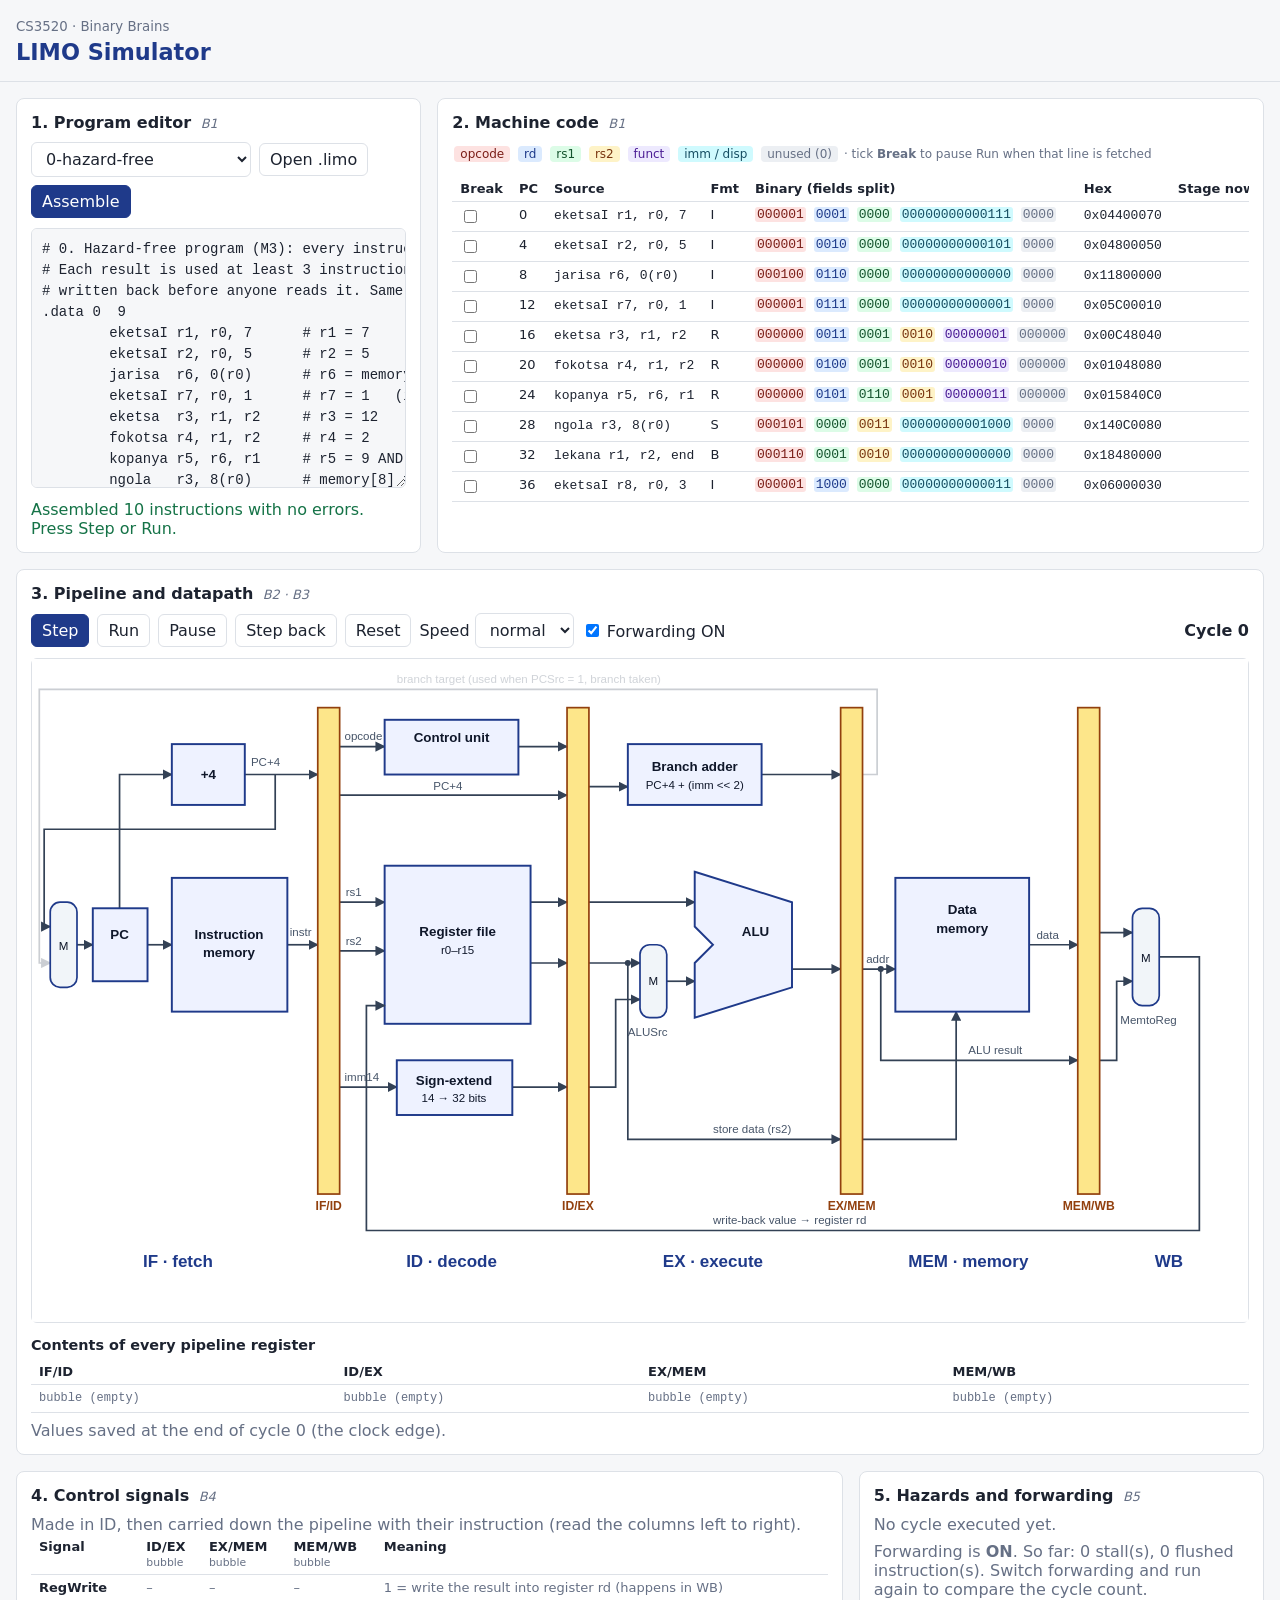
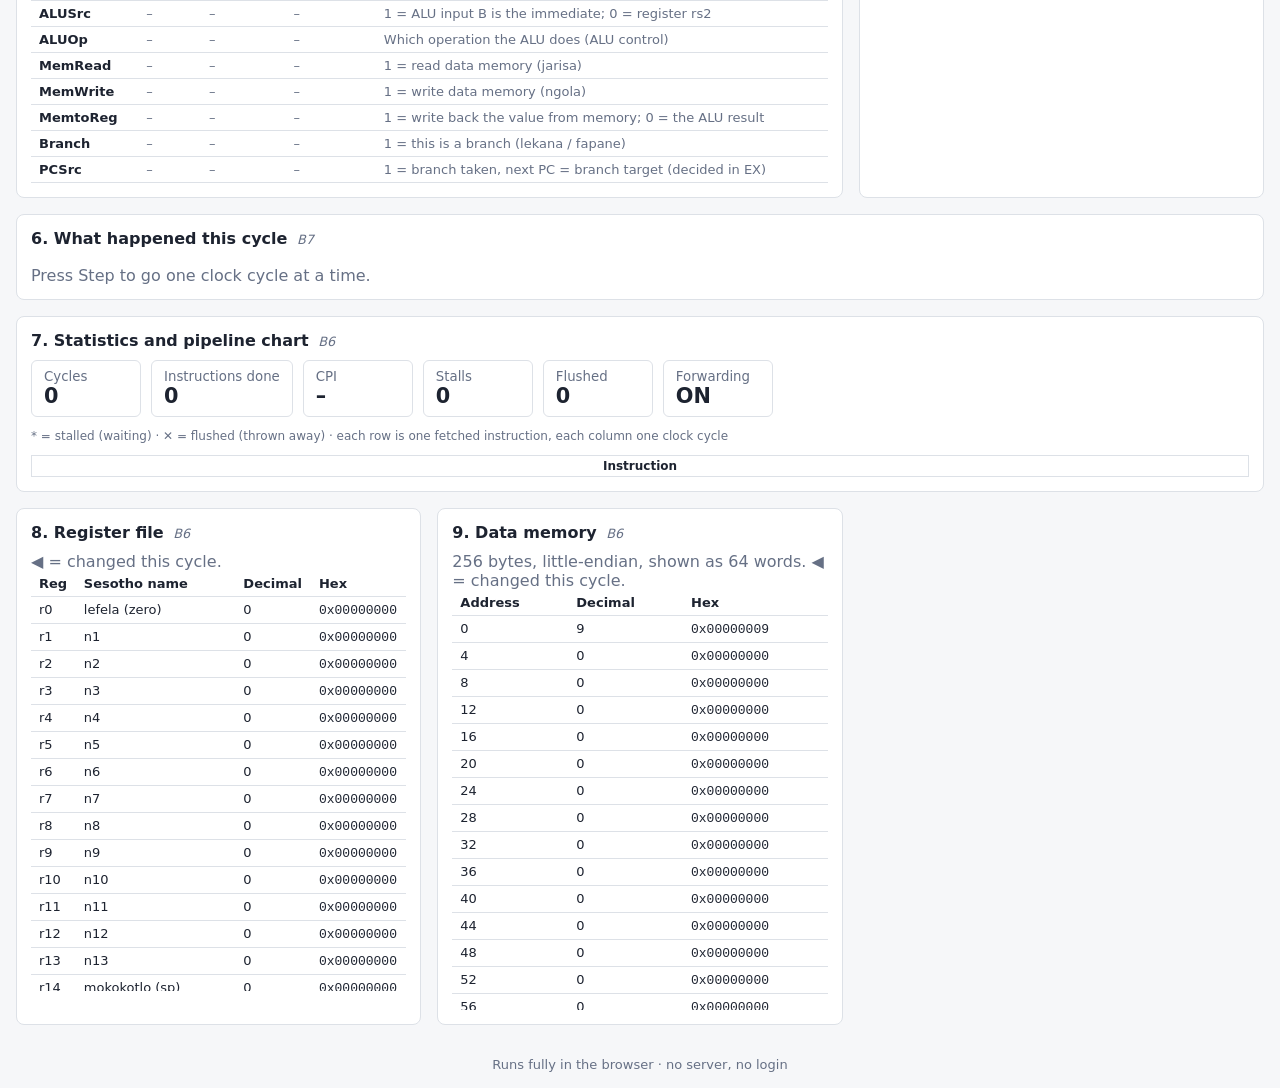
<file: M3/index.html>
<!doctype html>
<html lang="en">
<head>
  <meta charset="utf-8">
  <meta name="viewport" content="width=device-width, initial-scale=1">
  <title>LIMO Simulator</title>
  <link rel="stylesheet" href="src/style.css">
</head>
<body>
  <header>
    <small>CS3520 · Binary Brains</small>
    <h1>LIMO Simulator</h1>
  </header>

  <main>
    <!-- B1: editor -->
    <section class="panel">
      <h2>1. Program editor <em>B1</em></h2>
      <div class="toolbar">
        <select id="examples" title="Built-in example programs"></select>
        <label class="file" title="Open a .limo file from your computer">Open .limo <input type="file" id="file" accept=".limo,.txt"></label>
        <button id="assemble" title="Turn the program into machine code and load it">Assemble</button>
      </div>
      <textarea id="source" spellcheck="false" wrap="off" aria-label="LIMO program"></textarea>
      <p id="message" class="message">Pick an example or type a program, then press Assemble.</p>
    </section>

    <!-- B1: machine code (+ B2 breakpoints) -->
    <section class="panel wide">
      <h2>2. Machine code <em>B1</em></h2>
      <p class="legend">
        <span class="f-opcode">opcode</span> <span class="f-rd">rd</span> <span class="f-rs1">rs1</span>
        <span class="f-rs2">rs2</span> <span class="f-funct">funct</span> <span class="f-imm">imm / disp</span>
        <span class="f-zero">unused (0)</span> · tick <b>Break</b> to pause Run when that line is fetched
      </p>
      <div class="scroll">
        <table>
          <thead><tr><th>Break</th><th>PC</th><th>Source</th><th>Fmt</th><th>Binary (fields split)</th><th>Hex</th><th>Stage now</th></tr></thead>
          <tbody id="machine"></tbody>
        </table>
      </div>
    </section>

    <!-- B2 + B3: controls and live datapath -->
    <section class="panel full">
      <h2>3. Pipeline and datapath <em>B2 · B3</em></h2>
      <div class="toolbar">
        <button id="step" title="Run one clock cycle">Step</button>
        <button id="run" title="Keep stepping until the end or a breakpoint">Run</button>
        <button id="pause" title="Stop Run">Pause</button>
        <button id="back" title="Undo the last cycle">Step back</button>
        <button id="reset" title="Start the program again from cycle 0">Reset</button>
        <label title="Run speed">Speed
          <select id="speed"><option value="900">slow</option><option value="400" selected>normal</option><option value="100">fast</option></select>
        </label>
        <label title="Turn the forwarding unit on or off (resets the run)"><input type="checkbox" id="forward" checked> Forwarding ON</label>
        <span id="status" class="status">Assemble a program first.</span>
      </div>
      <div id="datapath" class="datapath-box"></div>
      <h3>Contents of every pipeline register</h3>
      <div class="scroll" id="pregs"></div>
    </section>

    <!-- B4 -->
    <section class="panel wide">
      <h2>4. Control signals <em>B4</em></h2>
      <p class="message">Made in ID, then carried down the pipeline with their instruction (read the columns left to right).</p>
      <div class="scroll" id="controls"></div>
    </section>

    <!-- B5 -->
    <section class="panel">
      <h2>5. Hazards and forwarding <em>B5</em></h2>
      <div id="hazards"></div>
    </section>

    <!-- B7 -->
    <section class="panel full">
      <h2>6. What happened this cycle <em>B7</em></h2>
      <div class="scroll" id="narration"></div>
    </section>

    <!-- B6 -->
    <section class="panel full">
      <h2>7. Statistics and pipeline chart <em>B6</em></h2>
      <div id="stats" class="tiles"></div>
      <p class="legend">* = stalled (waiting) · ✕ = flushed (thrown away) · each row is one fetched instruction, each column one clock cycle</p>
      <div class="scroll" id="chart"></div>
    </section>

    <section class="panel">
      <h2>8. Register file <em>B6</em></h2>
      <p class="message">◀ = changed this cycle.</p>
      <div class="scroll tall">
        <table>
          <thead><tr><th>Reg</th><th>Sesotho name</th><th>Decimal</th><th>Hex</th></tr></thead>
          <tbody id="registers"></tbody>
        </table>
      </div>
    </section>

    <section class="panel">
      <h2>9. Data memory <em>B6</em></h2>
      <p class="message">256 bytes, little-endian, shown as 64 words. ◀ = changed this cycle.</p>
      <div class="scroll tall">
        <table>
          <thead><tr><th>Address</th><th>Decimal</th><th>Hex</th></tr></thead>
          <tbody id="memory"></tbody>
        </table>
      </div>
    </section>
  </main>

  <footer>Runs fully in the browser · no server, no login</footer>

  <script src="src/assembler.js"></script>
  <script src="src/pipeline-model.js"></script>
  <script src="src/pipeline.js"></script>
  <script src="src/examples.js"></script>
  <script src="src/datapath.js"></script>
  <script src="src/views.js"></script>
  <script src="src/app.js"></script>
</body>
</html>
</file>
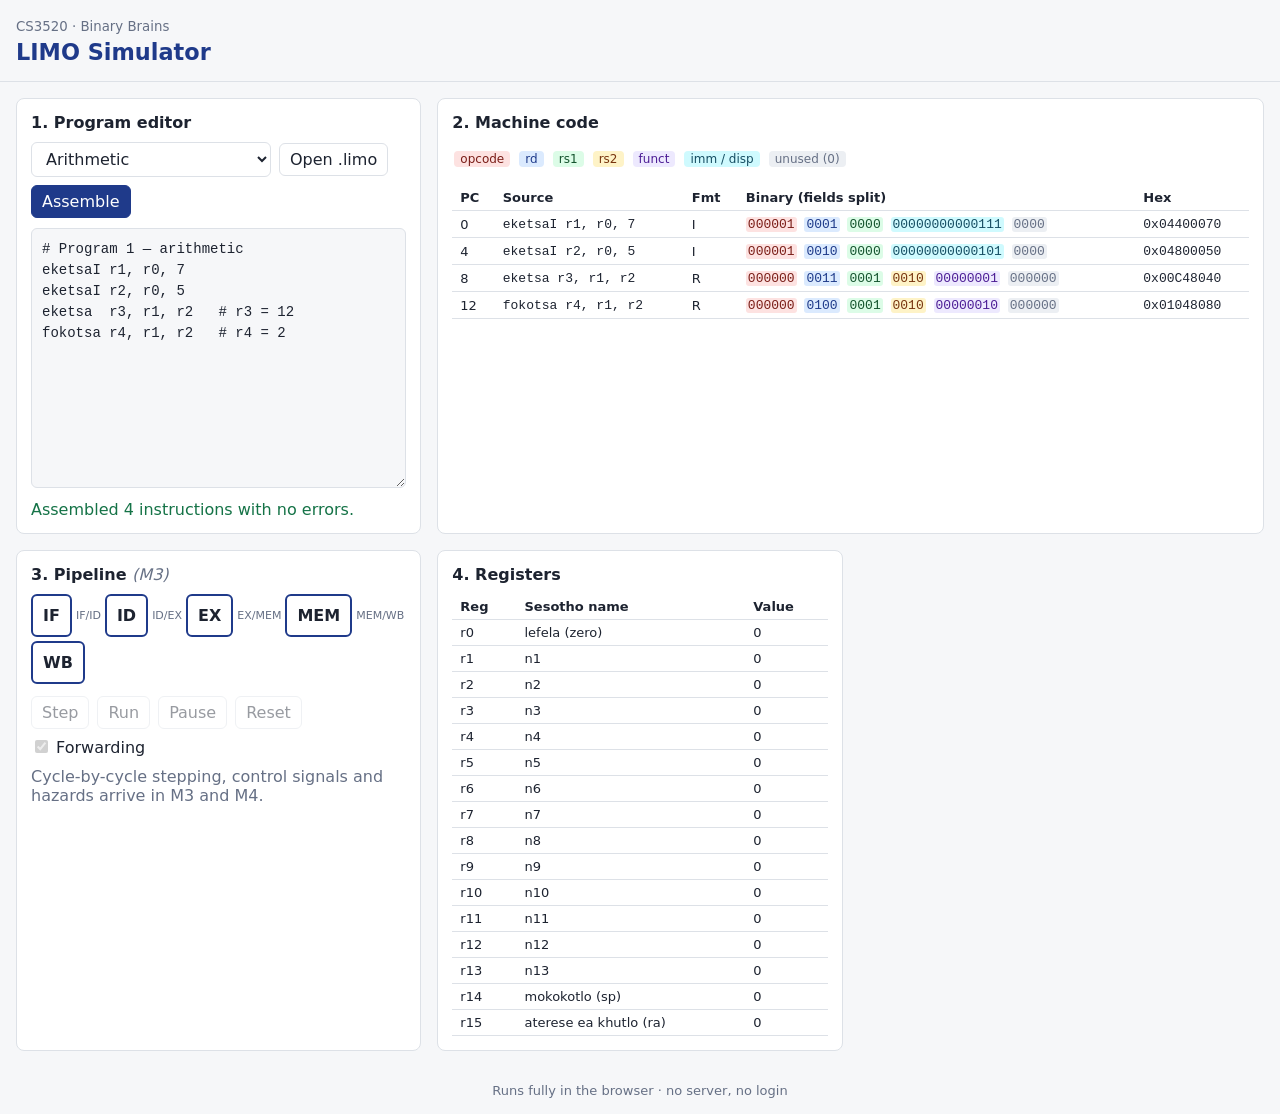
<file: limo/limo/index.html>
<!doctype html>
<html lang="en">
<head>
  <meta charset="utf-8">
  <meta name="viewport" content="width=device-width, initial-scale=1">
  <title>LIMO Simulator</title>
  <link rel="stylesheet" href="src/style.css">
</head>
<body>
  <header>
    <small>CS3520 · Binary Brains</small>
    <h1>LIMO Simulator</h1>
  </header>

  <main>
    <!-- 1. Editor -->
    <section class="panel">
      <h2>1. Program editor</h2>
      <div class="toolbar">
        <select id="examples"></select>
        <label class="file">Open .limo <input type="file" id="file" accept=".limo,.txt"></label>
        <button id="assemble">Assemble</button>
      </div>
      <textarea id="source" spellcheck="false" wrap="off"></textarea>
      <p id="message" class="message">Pick an example or type a program, then press Assemble.</p>
    </section>

    <!-- 2. Machine code -->
    <section class="panel wide">
      <h2>2. Machine code</h2>
      <p class="legend">
        <span class="f-opcode">opcode</span>
        <span class="f-rd">rd</span>
        <span class="f-rs1">rs1</span>
        <span class="f-rs2">rs2</span>
        <span class="f-funct">funct</span>
        <span class="f-imm">imm / disp</span>
        <span class="f-zero">unused (0)</span>
      </p>
      <div class="scroll">
        <table>
          <thead><tr><th>PC</th><th>Source</th><th>Fmt</th><th>Binary (fields split)</th><th>Hex</th></tr></thead>
          <tbody id="machine"></tbody>
        </table>
      </div>
    </section>

    <!-- 3–5: wireframes for M3/M4 -->
    <section class="panel">
      <h2>3. Pipeline <em>(M3)</em></h2>
      <div class="stages">
        <div>IF</div><span>IF/ID</span><div>ID</div><span>ID/EX</span><div>EX</div><span>EX/MEM</span><div>MEM</div><span>MEM/WB</span><div>WB</div>
      </div>
      <div class="toolbar">
        <button disabled>Step</button><button disabled>Run</button><button disabled>Pause</button>
        <button disabled>Reset</button><label><input type="checkbox" disabled checked> Forwarding</label>
      </div>
      <p class="message">Cycle-by-cycle stepping, control signals and hazards arrive in M3 and M4.</p>
    </section>

    <section class="panel">
      <h2>4. Registers</h2>
      <div class="scroll">
        <table>
          <thead><tr><th>Reg</th><th>Sesotho name</th><th>Value</th></tr></thead>
          <tbody id="registers"></tbody>
        </table>
      </div>
    </section>
  </main>

  <footer>Runs fully in the browser · no server, no login</footer>

  <script src="src/assembler.js"></script>
  <script src="src/examples.js"></script>
  <script src="src/app.js"></script>
</body>
</html>
</file>
<file: M3/src/style.css>
:root {
  --bg: #f6f7f9; --panel: #fff; --text: #1d2330; --muted: #667085; --line: #dde1e7;
  --accent: #1f3a8a; --ok: #157347; --err: #b42318; --hl: #fff4c2;
}
@media (prefers-color-scheme: dark) {
  :root { --bg: #11151c; --panel: #1a202a; --text: #e6e9ef; --muted: #98a2b3; --line: #2c3442;
          --accent: #8fb0ff; --ok: #5fd08f; --err: #ff8a80; --hl: #4a3f12; }
}
* { box-sizing: border-box; }
body { margin: 0; font-family: system-ui, sans-serif; background: var(--bg); color: var(--text); }
header { padding: 16px; border-bottom: 1px solid var(--line); }
header small { color: var(--muted); }
h1 { margin: 4px 0 0; font-size: 1.4rem; color: var(--accent); }
h2 { margin: 0 0 10px; font-size: 1rem; }
h2 em { color: var(--muted); font-weight: normal; font-size: .8rem; margin-left: 4px; }
h3 { font-size: .9rem; margin: 14px 0 6px; }
main { display: grid; grid-template-columns: repeat(auto-fit, minmax(340px, 1fr)); gap: 16px; padding: 16px; }
@media (min-width: 760px) { .wide { grid-column: span 2; } }
.full { grid-column: 1 / -1; }
.panel { background: var(--panel); border: 1px solid var(--line); border-radius: 8px; padding: 14px; min-width: 0; }
.toolbar { display: flex; flex-wrap: wrap; gap: 8px; margin-bottom: 10px; align-items: center; }
button, select, .file { font: inherit; padding: 6px 10px; border: 1px solid var(--line); border-radius: 6px;
  background: var(--panel); color: var(--text); cursor: pointer; }
button:disabled { opacity: .45; cursor: default; }
#assemble, #step { background: var(--accent); color: var(--panel); border-color: var(--accent); }
.file input { display: none; }
.status { margin-left: auto; font-weight: 600; }
textarea { width: 100%; height: 260px; font: 14px/1.5 ui-monospace, monospace; padding: 10px;
  border: 1px solid var(--line); border-radius: 6px; background: var(--bg); color: var(--text); }
.message { margin: 8px 0 0; color: var(--muted); }
.message.ok { color: var(--ok); }
.message.error { color: var(--err); font-weight: 600; }
.scroll { overflow-x: auto; }
.tall { max-height: 420px; overflow-y: auto; }
table { border-collapse: collapse; width: 100%; font-size: 13px; }
th, td { text-align: left; padding: 5px 8px; border-bottom: 1px solid var(--line); white-space: nowrap; vertical-align: top; }
th small { font-weight: normal; color: var(--muted); }
.bits, code { font-family: ui-monospace, monospace; }
tr.busy td { background: var(--hl); }
tr.changed td { background: var(--hl); font-weight: 700; }
td.one { font-weight: 700; color: var(--accent); }
td.dim { color: var(--muted); }
td.meaning { color: var(--muted); white-space: normal; min-width: 220px; }

/* B1 field colours */
.legend { font-size: 12px; color: var(--muted); }
.legend span { display: inline-block; padding: 1px 6px; margin: 2px; border-radius: 4px; }
.f-opcode { background: #fde2e1; color: #7a1d17; }
.f-rd     { background: #dbeafe; color: #1e3a8a; }
.f-rs1    { background: #dcfce7; color: #14532d; }
.f-rs2    { background: #fef3c7; color: #78350f; }
.f-funct  { background: #ede9fe; color: #4c1d95; }
.f-imm    { background: #cffafe; color: #164e63; }
.f-zero   { background: #eceff3; color: #667085; }
.bits span { padding: 0 2px; border-radius: 3px; }

/* B3 datapath (always on a white card so the drawing reads the same in dark mode) */
.datapath-box { background: #fff; border: 1px solid var(--line); border-radius: 6px; }
.dp { width: 100%; height: auto; display: block; }
.dp .u { fill: #eef2ff; stroke: #1f3a8a; stroke-width: 1.6; }
.dp .m { fill: #f1f5f9; stroke: #1f3a8a; stroke-width: 1.4; }
.dp .p { fill: #fde68a; stroke: #92400e; stroke-width: 1.4; }
.dp .w { fill: none; stroke: #334155; stroke-width: 1.4; marker-end: url(#arr); }
.dp .t { fill: #0f172a; text-anchor: middle; font-weight: bold; }
.dp .s { fill: #0f172a; text-anchor: middle; font-size: 9.5px; }
.dp .l { fill: #475569; font-size: 9.5px; }
.dp .v { fill: #b42318; font-size: 10px; font-weight: bold; text-anchor: middle; }
.dp .g { fill: #92400e; text-anchor: middle; font-weight: bold; font-size: 10px; }
.dp .st { fill: #1f3a8a; text-anchor: middle; font-weight: bold; font-size: 14px; }
.dp .ins { fill: #0f172a; text-anchor: middle; font-size: 11px; font-family: ui-monospace, monospace; }
.dp .stage { transition: opacity .2s; }
.dp .stage.idle { opacity: .22; }
.dp .stage.active .w { stroke: #1f3a8a; stroke-width: 2.4; }
.dp .stage.active .u { fill: #c7d7fe; stroke-width: 2.4; }
.dp .stage.active .m { fill: #c7d7fe; stroke-width: 2.2; }
.dp #dp-branch { opacity: .25; }
.dp #dp-branch.taken { opacity: 1; }
.dp #dp-branch.taken .w { stroke: #b42318; stroke-width: 2.6; stroke-dasharray: 6 3; }
.dp #dp-branch.taken .l { fill: #b42318; font-weight: bold; }
.pregs td { white-space: normal; font-family: ui-monospace, monospace; font-size: 12px; min-width: 190px; line-height: 1.45; }

/* B5 hazards */
.hazards { margin: 0; padding-left: 18px; }
.hazards li { margin: 6px 0; line-height: 1.4; }
.hazards b { font-size: 11px; padding: 1px 5px; border-radius: 4px; background: var(--hl); }
.fwd { font-family: ui-monospace, monospace; font-size: 13px; }

/* B6 stats and chart */
.tiles { display: flex; flex-wrap: wrap; gap: 10px; margin-bottom: 8px; }
.tile { border: 1px solid var(--line); border-radius: 6px; padding: 8px 12px; min-width: 110px; }
.tile small { display: block; color: var(--muted); }
.tile b { font-size: 1.3rem; }
.chart th, .chart td { padding: 3px 6px; font-size: 12px; text-align: center; border: 1px solid var(--line); }
.chart tbody th { text-align: left; font-family: ui-monospace, monospace; font-weight: normal; }
.chart td.stall { background: #fef3c7; color: #78350f; font-weight: 700; }
.chart td.flush { background: #fde2e1; color: #7a1d17; text-decoration: line-through; }
.chart td.c-IF  { background: #eef2ff; color: #1e3a8a; }
.chart td.c-ID  { background: #dcfce7; color: #14532d; }
.chart td.c-EX  { background: #cffafe; color: #164e63; }
.chart td.c-MEM { background: #ede9fe; color: #4c1d95; }
.chart td.c-WB  { background: #fde68a; color: #78350f; }

#narration td { white-space: normal; min-width: 240px; }
footer { text-align: center; color: var(--muted); padding: 16px; font-size: 13px; }
</file>
<file: limo/limo/src/style.css>
:root {
  --bg: #f6f7f9; --panel: #fff; --text: #1d2330; --muted: #667085; --line: #dde1e7;
  --accent: #1f3a8a; --ok: #157347; --err: #b42318;
}
@media (prefers-color-scheme: dark) {
  :root { --bg: #11151c; --panel: #1a202a; --text: #e6e9ef; --muted: #98a2b3; --line: #2c3442;
          --accent: #8fb0ff; --ok: #5fd08f; --err: #ff8a80; }
}
* { box-sizing: border-box; }
body { margin: 0; font-family: system-ui, sans-serif; background: var(--bg); color: var(--text); }
header { padding: 16px; border-bottom: 1px solid var(--line); }
header small { color: var(--muted); }
h1 { margin: 4px 0 0; font-size: 1.4rem; color: var(--accent); }
h2 { margin: 0 0 10px; font-size: 1rem; }
h2 em { color: var(--muted); font-weight: normal; }
main { display: grid; grid-template-columns: repeat(auto-fit, minmax(340px, 1fr)); gap: 16px; padding: 16px; }
@media (min-width: 760px) { .wide { grid-column: span 2; } }
.panel { background: var(--panel); border: 1px solid var(--line); border-radius: 8px; padding: 14px; min-width: 0; }
.toolbar { display: flex; flex-wrap: wrap; gap: 8px; margin-bottom: 10px; align-items: center; }
button, select, .file { font: inherit; padding: 6px 10px; border: 1px solid var(--line); border-radius: 6px;
  background: var(--panel); color: var(--text); cursor: pointer; }
button:disabled { opacity: .45; cursor: default; }
#assemble { background: var(--accent); color: var(--panel); border-color: var(--accent); }
.file input { display: none; }
textarea { width: 100%; height: 260px; font: 14px/1.5 ui-monospace, monospace; padding: 10px;
  border: 1px solid var(--line); border-radius: 6px; background: var(--bg); color: var(--text); }
.message { margin: 8px 0 0; color: var(--muted); }
.message.ok { color: var(--ok); }
.message.error { color: var(--err); font-weight: 600; }
.scroll { overflow-x: auto; }
table { border-collapse: collapse; width: 100%; font-size: 13px; }
th, td { text-align: left; padding: 5px 8px; border-bottom: 1px solid var(--line); white-space: nowrap; }
.bits, code { font-family: ui-monospace, monospace; }
.legend span { display: inline-block; padding: 1px 6px; margin: 2px; border-radius: 4px; font-size: 12px; }
.f-opcode { background: #fde2e1; color: #7a1d17; }
.f-rd     { background: #dbeafe; color: #1e3a8a; }
.f-rs1    { background: #dcfce7; color: #14532d; }
.f-rs2    { background: #fef3c7; color: #78350f; }
.f-funct  { background: #ede9fe; color: #4c1d95; }
.f-imm    { background: #cffafe; color: #164e63; }
.f-zero   { background: #eceff3; color: #667085; }
.bits span { padding: 0 2px; border-radius: 3px; }
.stages { display: flex; flex-wrap: wrap; align-items: center; gap: 4px; margin-bottom: 12px; }
.stages div { padding: 10px; border: 2px solid var(--accent); border-radius: 6px; font-weight: 700; }
.stages span { font-size: 11px; color: var(--muted); }
footer { text-align: center; color: var(--muted); padding: 16px; font-size: 13px; }
</file>
